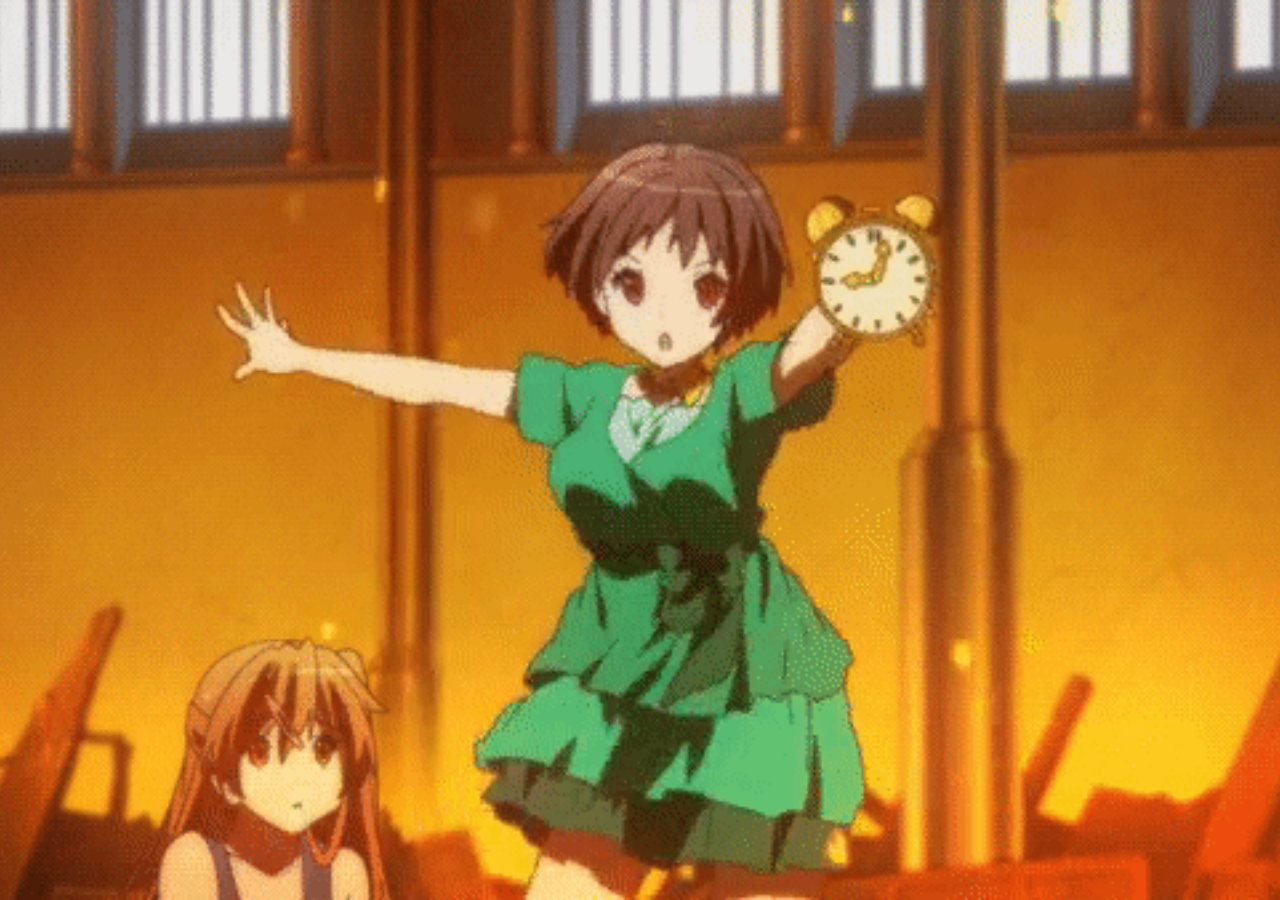
<file: index.html>
<html>
    <head>
	<style>
	 html {
	    background: url(images/bg.gif) no-repeat center center fixed; 
	    -webkit-background-size: cover;
	    -moz-background-size: cover;
	    -o-background-size: cover;
	     background-size: cover;
	 }
	</style>
    </head>
    <body>
    </body>
</html>
</file>
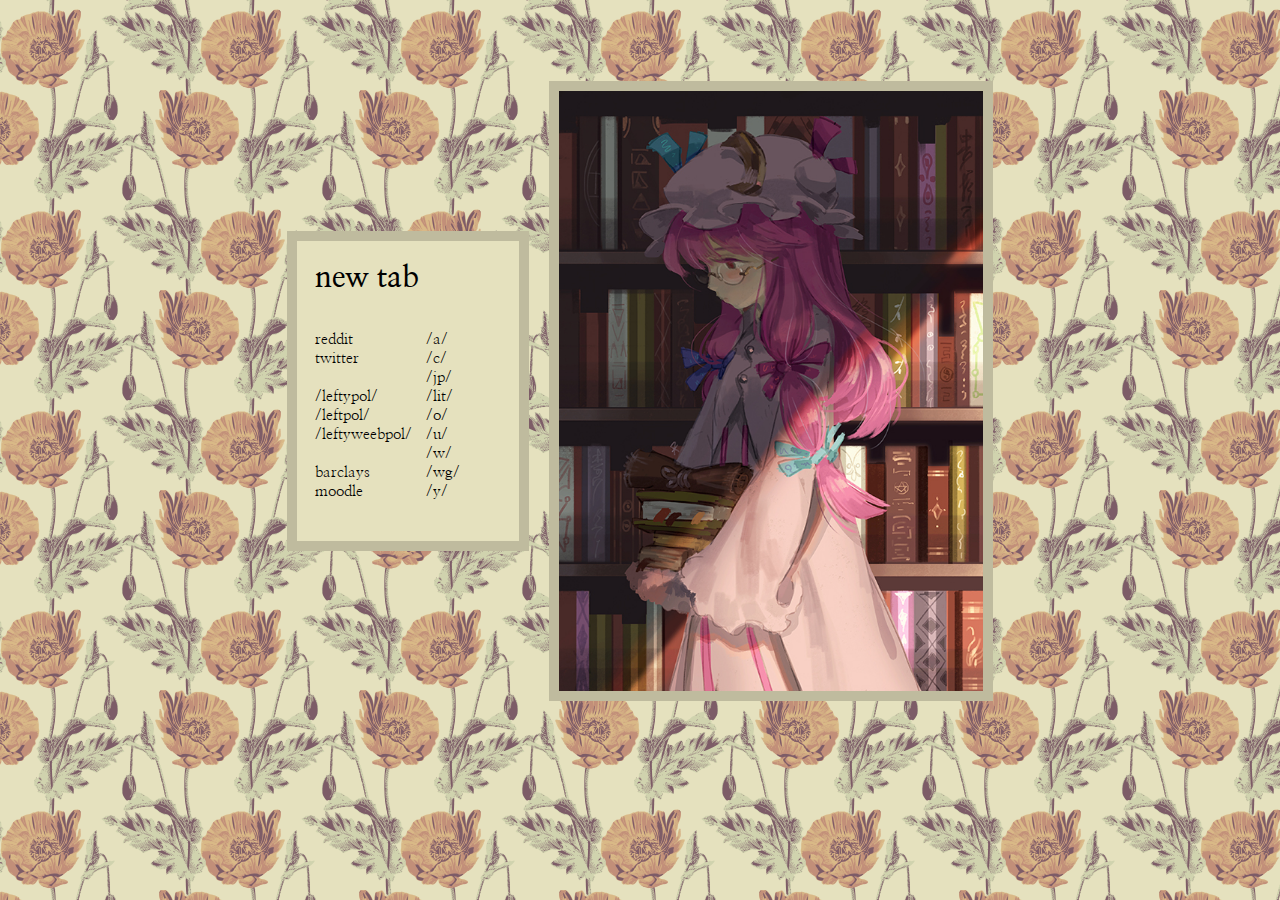
<file: homepage2.html>
<meta http-equiv="Content-Type" content="text/html; charset=UTF-8" />
<html>
  <head>
    <title>new tab</title>
    <link rel="stylesheet" type="text/css" href="homepage2.css">
    <script type="text/javascript" src="js/search.js"></script>
  </head>
  <body>
    <div class="container">
      <div class="child" id="main">
        <div class="titles">
          <h1 id="a">new tab</h1>
        </div>
        <div class="links">
          <ul>
            <li><a href="https://www.reddit.com">reddit</a></li>
            <li><a href="https://www.twitter.com">twitter</a></li>
            <br>
            <li><a href="https://8ch.net/leftypol/catalog.html">/leftypol/</a></li>
            <li><a href="https://8ch.net/leftpol/catalog.html">/leftpol/</a></li>
            <li><a href="https://8ch.net/leftyweebpol/catalog.html">/leftyweebpol/</a></li>
	    <br>
            <li><a href="https://bank.barclays.co.uk">barclays</a></li>
            <li><a href="https://portal.lancaster.ac.uk/student_portal">moodle</a></li>
          </ul>
          <ul>
            <li><a href="https://boards.4chan.org/a/">/a/</a></li>
            <li><a href="https://boards.4chan.org/c/">/c/</a></li>
            <li><a href="https://boards.4chan.org/jp/">/jp/</a></li>
            <li><a href="https://boards.4chan.org/lit/">/lit/</a></li>
            <li><a href="https://boards.4chan.org/o/">/o/</a></li>
            <li><a href="https://boards.4chan.org/u/">/u/</a></li>
            <li><a href="https://boards.4chan.org/w/">/w/</a></li>
            <li><a href="https://boards.4chan.org/wg/">/wg/</a></li>
            <li><a href="https://boards.4chan.org/y/">/y/</a></li>
          </ul>
        </div>
      </div>
      <div class="child" id="headshot">
	<img src="images/patchy3.jpg">
      </div>
    </div>
  </body>
</html>
</file>
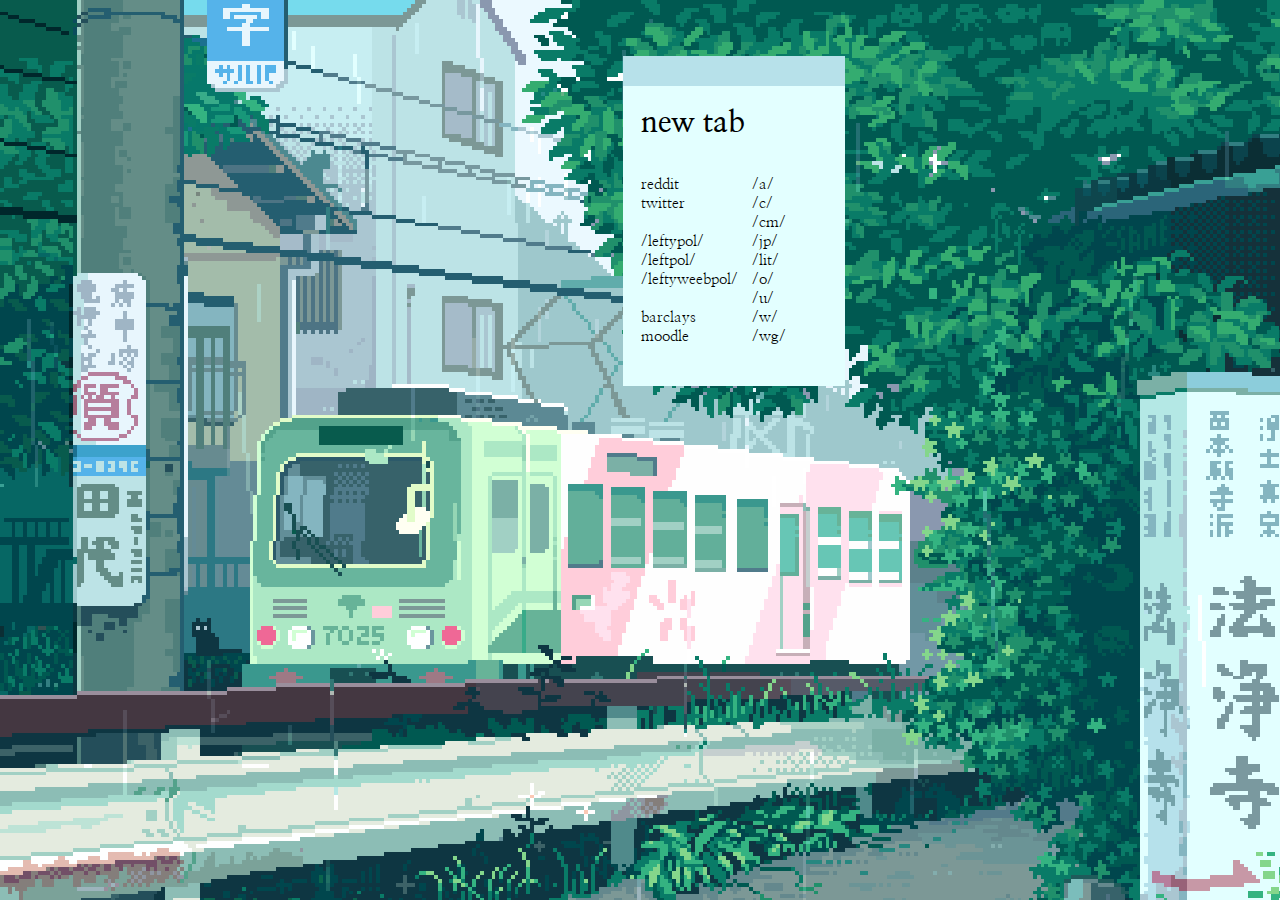
<file: homepage3.html>
<meta http-equiv="Content-Type" content="text/html; charset=UTF-8" />
<html>
  <head>
    <title>new tab</title>
    <link rel="stylesheet" type="text/css" href="homepage3.css">
    <script type="text/javascript" src="js/search.js"></script>
  </head>
  <body>
    <div class="container">
      <div class="child" id="main">
        <div class="titles">
          <h1 id="a">new tab</h1>
        </div>
        <div class="links">
          <ul>
            <li><a href="https://www.reddit.com">reddit</a></li>
            <li><a href="https://www.twitter.com">twitter</a></li>
            <br>
            <li><a href="https://8ch.net/leftypol/catalog.html">/leftypol/</a></li>
            <li><a href="https://8ch.net/leftpol/catalog.html">/leftpol/</a></li>
            <li><a href="https://8ch.net/leftyweebpol/catalog.html">/leftyweebpol/</a></li>
	    <br>
            <li><a href="https://bank.barclays.co.uk">barclays</a></li>
            <li><a href="https://portal.lancaster.ac.uk/student_portal">moodle</a></li>
          </ul>
          <ul>
            <li><a href="https://boards.4chan.org/a/">/a/</a></li>
            <li><a href="https://boards.4chan.org/c/">/c/</a></li>
            <li><a href="https://boards.4chan.org/cm/">/cm/</a></li>
            <li><a href="https://boards.4chan.org/jp/">/jp/</a></li>
            <li><a href="https://boards.4chan.org/lit/">/lit/</a></li>
            <li><a href="https://boards.4chan.org/o/">/o/</a></li>
            <li><a href="https://boards.4chan.org/u/">/u/</a></li>
            <li><a href="https://boards.4chan.org/w/">/w/</a></li>
            <li><a href="https://boards.4chan.org/wg/">/wg/</a></li>
          </ul>
        </div>
      </div>
    </div>
  </body>
</html>
</file>
<file: homepage2.css>
@import url('https://fonts.googleapis.com/css?family=Nanum+Myeongjo');
@font-face {
    font-family: 'Nanum Myeongjo', serif;
}

.container {
    padding: 5% 0;
    display:flex;justify-content:center;align-items:center;
}

.titles {
    margin: 18px;
}

.links {
    text-align: center;
    width: auto;
    position: relative;
    display: inline-block;
}

ul {
    width: 75px;
    list-style-type: none;
    float: left;
    padding-left: 0px;
    padding-right: 0px;
    margin-left: 18px;
    margin-right: 18px;
}

li {
    text-align: left;
}

.child {
    display: inline-block;

    border-style: solid;
    border-width: 10px;
    border-color: #bfbb9e;

    margin: 10px;

}

#main {
    height: 300px;
    background-color: #e5e1be;
}

#headshot {
}

img {
    height: 600px;
}

h1 {
    margin: auto;
}

a {
    text-decoration: none;
    color:#000000;
}

a:hover {
    text-decoration: underline;
}

body {
    font-family: 'Nanum Myeongjo', serif;
    font-size: 15px;

    background: url(images/homepage-bg2.png) repeat center center fixed; 
}
</file>
<file: homepage3.css>
@import url('https://fonts.googleapis.com/css?family=Nanum+Myeongjo');
@font-face {
    font-family: 'Nanum Myeongjo', serif;
}

.container {
    padding: 5% 0;
    margin-right: 33%;
    padding-top: 3%;

    
    display: flex;
    justify-content: right;
    align-items: right;
}

.titles {
    margin: 18px;
}

.links {
    text-align: center;
    width: auto;
    position: relative;
    display: inline-block;
}

ul {
    width: 75px;
    list-style-type: none;
    float: left;
    padding-left: 0px;
    padding-right: 0px;
    margin-left: 18px;
    margin-right: 18px;
}

li {
    text-align: left;
}

.child {
    display: inline-block;

    border-top: 30px solid;
    border-color: #B7E1EA;

    margin: 10px;

}

#main {
    height: 300px;
    background-color: #E3FFFF;
}

#headshot {
}

img {
    height: 600px;
}

h1 {
    margin: auto;
}

a {
    text-decoration: none;
    color:#000000;
}

a:hover {
    text-decoration: underline;
}

body {
    font-family: 'Nanum Myeongjo', serif;
    font-size: 15px;

    background: url(images/train.gif);
}
</file>
